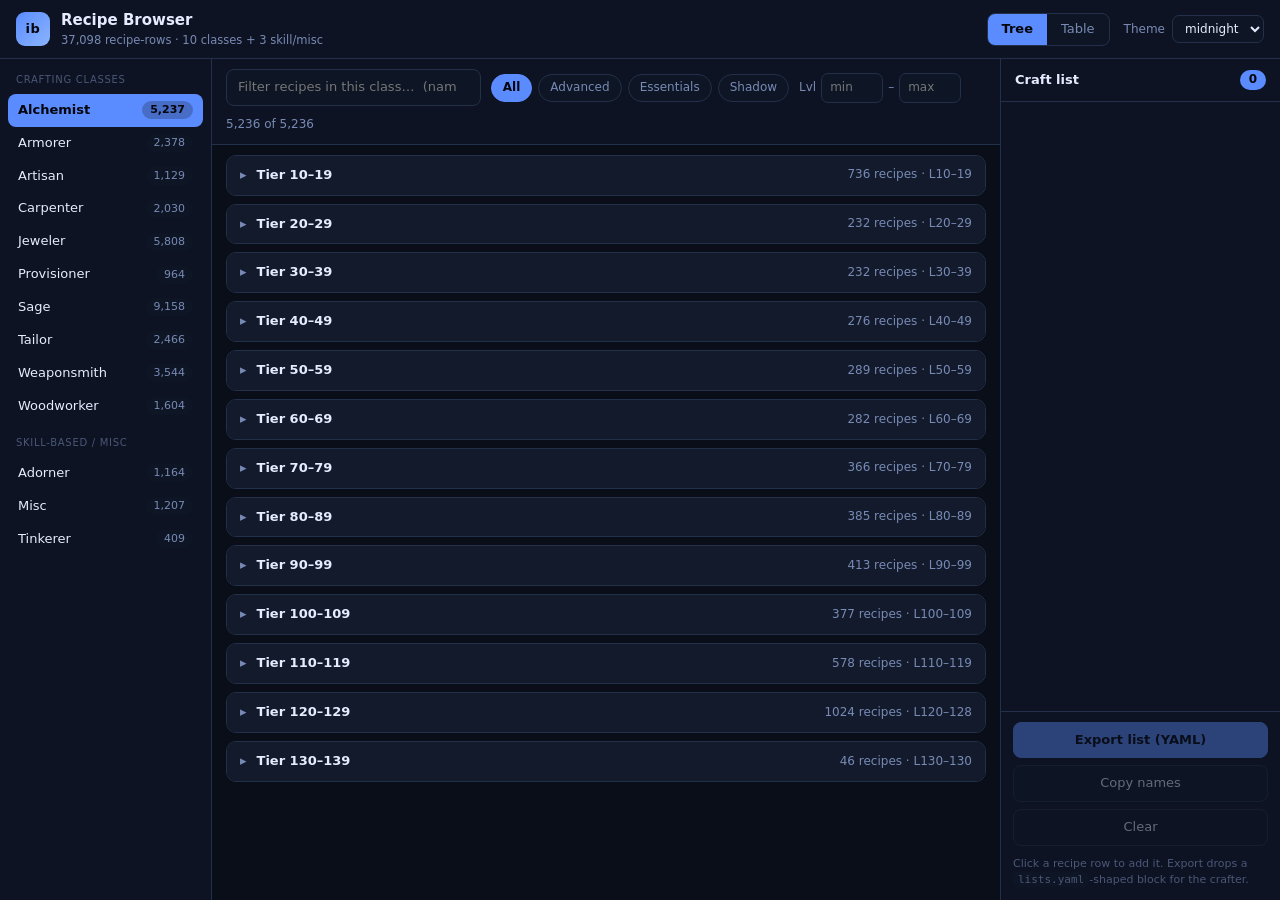
<file: tools/recipe_scrape/browser/index.html>
<!DOCTYPE html>
<html lang="en" data-theme="midnight">
<head>
  <meta charset="utf-8">
  <meta name="viewport" content="width=device-width, initial-scale=1">
  <title>iksar_buddy — Recipe Browser</title>
  <link rel="stylesheet" href="style.css">
</head>
<body>
  <header class="topbar">
    <div class="brand">
      <span class="logo">ib</span>
      <div>
        <div class="title">Recipe Browser</div>
        <div class="sub" id="subcount">loading…</div>
      </div>
    </div>
    <div class="top-controls">
      <div class="seg" id="viewtoggle" role="tablist" aria-label="View">
        <button class="seg-btn active" data-view="tree">Tree</button>
        <button class="seg-btn" data-view="table">Table</button>
      </div>
      <label class="theme">Theme
        <select id="theme">
          <option value="midnight">midnight</option>
          <option value="grafana">grafana</option>
          <option value="amber">amber</option>
          <option value="paper">paper</option>
          <option value="defiler">defiler</option>
          <option value="iksar">iksar</option>
        </select>
      </label>
    </div>
  </header>

  <div class="layout">
    <!-- class rail -->
    <nav class="rail" id="rail">
      <div class="rail-group">
        <div class="rail-head">Crafting classes</div>
        <ul id="rail-main"></ul>
      </div>
      <div class="rail-group">
        <div class="rail-head">Skill-based / misc</div>
        <ul id="rail-side"></ul>
      </div>
    </nav>

    <!-- main content -->
    <main class="content">
      <div class="toolbar">
        <input id="search" class="search" type="search" placeholder="Filter recipes in this class…  (name, tier, book)">
        <div class="chips" id="catchips"></div>
        <div class="lvlrange">
          <span class="lbl">Lvl</span>
          <input id="lmin" class="lvlbox" type="number" min="1" max="130" placeholder="min">
          <span class="dash">–</span>
          <input id="lmax" class="lvlbox" type="number" min="1" max="130" placeholder="max">
        </div>
        <div class="grow"></div>
        <div class="resultcount" id="resultcount"></div>
      </div>

      <div id="view" class="view"></div>
    </main>

    <!-- selection tray -->
    <aside class="tray" id="tray" aria-label="Selected recipes">
      <div class="tray-head">
        <span>Craft list</span>
        <span class="badge" id="traycount">0</span>
      </div>
      <ul class="tray-list" id="traylist"></ul>
      <div class="tray-actions">
        <button id="export-yaml" class="btn primary" disabled>Export list (YAML)</button>
        <button id="copy-names" class="btn" disabled>Copy names</button>
        <button id="clear-sel" class="btn ghost" disabled>Clear</button>
      </div>
      <div class="tray-hint">Click a recipe row to add it. Export drops a <code>lists.yaml</code>-shaped block for the crafter.</div>
    </aside>
  </div>

  <div id="toast" class="toast"></div>
  <script src="app.js"></script>
</body>
</html>
</file>
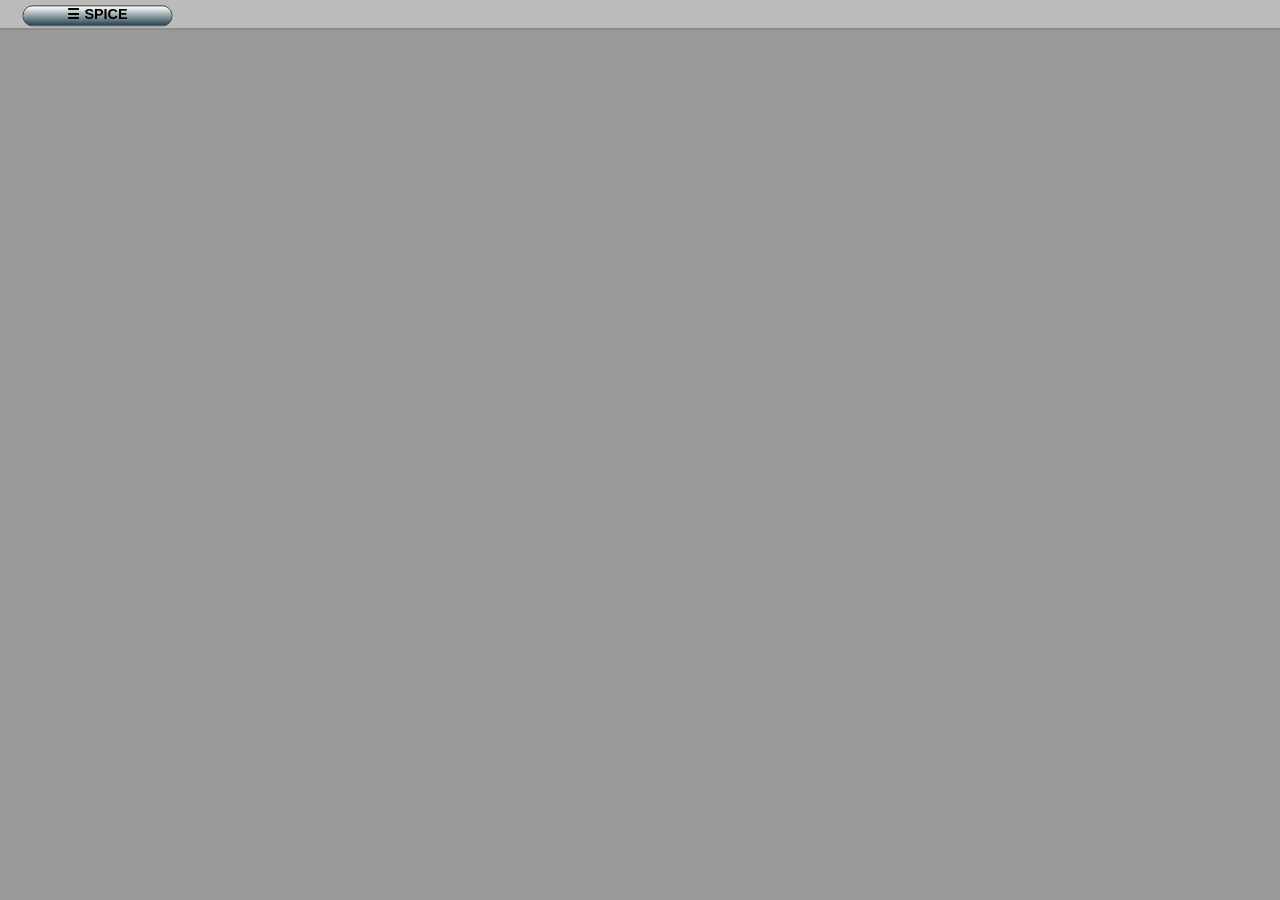
<file: web_common/static/spice/spice.html>
<!--
   Copyright (C) 2012 by Jeremy P. White <jwhite@codeweavers.com>

   This file is part of spice-html5.

   spice-html5 is free software: you can redistribute it and/or modify
   it under the terms of the GNU Lesser General Public License as published by
   the Free Software Foundation, either version 3 of the License, or
   (at your option) any later version.

   spice-html5 is distributed in the hope that it will be useful,
   but WITHOUT ANY WARRANTY; without even the implied warranty of
   MERCHANTABILITY or FITNESS FOR A PARTICULAR PURPOSE.  See the
   GNU Lesser General Public License for more details.

   You should have received a copy of the GNU Lesser General Public License
   along with spice-html5.  If not, see <http://www.gnu.org/licenses/>.

   --------------------------------------------------
    Spice Javascript client template.
    Refer to main.js for more detailed information
   --------------------------------------------------

-->

<!doctype html>
<html>
    <head>

        <title>Spice Javascript client</title>
        <link rel="stylesheet" type="text/css" href="spice.css" />

        <!-- ES2015/ES6 modules polyfill -->
        <script type="module">
            window._spice_has_module_support = true;
        </script>
        <script>
            window.addEventListener("load", function() {
                if (window._spice_has_module_support) return;
                var loader = document.createElement("script");
                loader.src = "thirdparty/browser-es-module-loader/dist/" +
                    "browser-es-module-loader.js";
                document.head.appendChild(loader);
            });
        </script>

        <script type="module" crossorigin="anonymous">
            import * as SpiceHtml5 from './src/main.js';

            var host = null, port = null;
            var sc;

            function spice_error(e)
            {
                disconnect();
            }

            function connect()
            {
                var host, port, password, scheme = "ws://", uri;

                host = document.getElementById("host").value;
                port = document.getElementById("port").value;
                password = document.getElementById("password").value;


                if ((!host) || (!port)) {
                    console.log("must set host and port");
                    return;
                }

                if (sc) {
                    sc.stop();
                }

                uri = scheme + host + ":" + port;

                document.getElementById('connectButton').innerHTML = "Stop Connection";
                document.getElementById('connectButton').onclick = disconnect;

                try
                {
                    sc = new SpiceHtml5.SpiceMainConn({uri: uri, screen_id: "spice-screen", dump_id: "debug-div",
                                message_id: "message-div", password: password, onerror: spice_error, onagent: agent_connected });
                }
                catch (e)
                {
                    alert(e.toString());
                    disconnect();
                }

            }

            function disconnect()
            {
                console.log(">> disconnect");
                if (sc) {
                    sc.stop();
                }
                document.getElementById('connectButton').innerHTML = "Start Connection";
                document.getElementById('connectButton').onclick = connect;
                if (window.File && window.FileReader && window.FileList && window.Blob)
                {
                    var spice_xfer_area = document.getElementById('spice-xfer-area');
                    if (spice_xfer_area != null) {
                      document.getElementById('spice-area').removeChild(spice_xfer_area);
                    }
                    document.getElementById('spice-area').removeEventListener('dragover', SpiceHtml5.handle_file_dragover, false);
                    document.getElementById('spice-area').removeEventListener('drop', SpiceHtml5.handle_file_drop, false);
                }
                console.log("<< disconnect");
            }

            function agent_connected(sc)
            {
                window.addEventListener('resize', SpiceHtml5.handle_resize);
                window.spice_connection = this;

                SpiceHtml5.resize_helper(this);

                if (window.File && window.FileReader && window.FileList && window.Blob)
                {
                    var spice_xfer_area = document.createElement("div");
                    spice_xfer_area.setAttribute('id', 'spice-xfer-area');
                    document.getElementById('spice-area').appendChild(spice_xfer_area);
                    document.getElementById('spice-area').addEventListener('dragover', SpiceHtml5.handle_file_dragover, false);
                    document.getElementById('spice-area').addEventListener('drop', SpiceHtml5.handle_file_drop, false);
                }
                else
                {
                    console.log("File API is not supported");
                }
            }
            /* SPICE port event listeners
            window.addEventListener('spice-port-data', function(event) {
                // Here we convert data to text, but really we can obtain binary data also
                var msg_text = arraybuffer_to_str(new Uint8Array(event.detail.data));
                DEBUG > 0 && console.log('SPICE port', event.detail.channel.portName, 'message text:', msg_text);
            });

            window.addEventListener('spice-port-event', function(event) {
                DEBUG > 0 && console.log('SPICE port', event.detail.channel.portName, 'event data:', event.detail.spiceEvent);
            });
            */

            document.getElementById('connectButton').onclick = connect;
            document.getElementById('sendCtrlAltDel').addEventListener('click', function(){ SpiceHtml5.sendCtrlAltDel(sc); });
        </script>

    </head>

    <body>

        <div id="login">
            <button onclick="open_nav()">&#9776; SPICE</button>
            <p id="hostname">Host Console</p>
        </div>

        <div id="Sidenav" class="SidenavClosed" style="width: 0;">
            <p class="closebtn" onclick="close_nav()">&#10006;</p>
            <label for="host">Host:</label> <input type='text' id='host' value='localhost'> <!-- localhost --><br>
            <label for="port">Port:</label> <input type='text' id='port' value='5959'><br>
            <label for="password">Password:</label> <input type='password' id='password' value=''><br>
            <button id="connectButton">Start Connection</button><br>
            <button id="sendCtrlAltDel">Send Ctrl-Alt-Delete</button>
            <button id="debugLogs">Toggle Debug Logs</button>
            <div id="message-div" class="spice-message" style="display: none;"></div>

            <div id="debug-div">
            <!-- If DUMPXXX is turned on, dumped images will go here -->
            </div>
        </div>

        <div id="spice-area">
            <div id="spice-screen" class="spice-screen"></div>
        </div>

        <script>
            function show_debug_Logs() {
                var content = document.getElementById('message-div')
                if (content.style.display === 'block') {
                    content.style.display = 'none';
                } else {
                    content.style.display = 'block';
                }
            }

            function display_hostname() {
                var title = new URLSearchParams(window.location.search);
                name = title.getAll('title');
                name = name.split('(')[0];
                document.getElementById('hostname').innerHTML = (name);
            }

            function open_nav() {
                document.getElementById('Sidenav').className = 'SidenavOpen';
            }

            function close_nav() {
                document.getElementById('Sidenav').className = 'SidenavClosed';
            }

            document.getElementById('debugLogs').addEventListener('click', function() { show_debug_Logs(); });
            display_hostname()
        </script>
    </body>
</html>
</file>
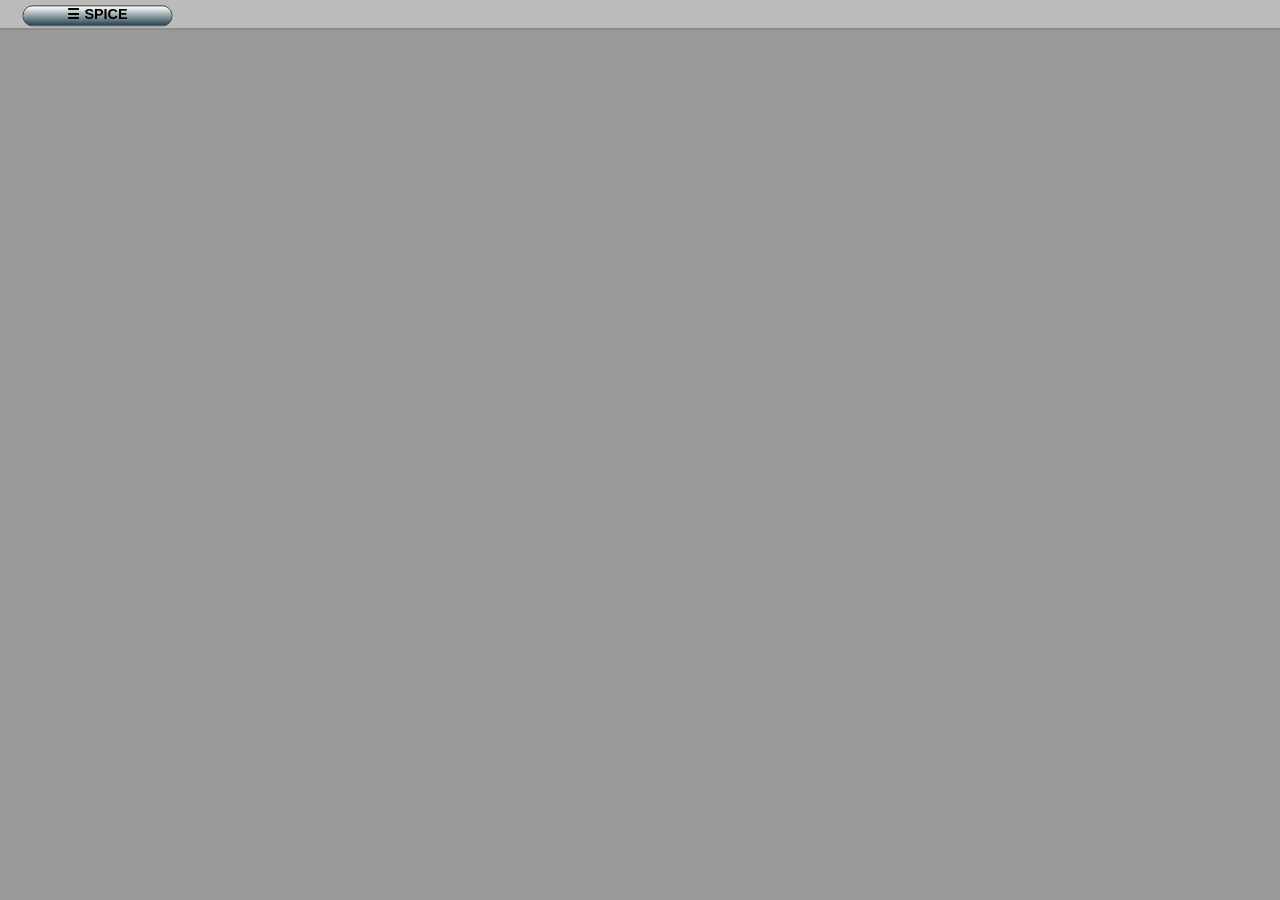
<file: web_common/static/spice/spice_auto.html>
<!--
   Copyright (C) 2012 by Jeremy P. White <jwhite@codeweavers.com>

   This file is part of spice-html5.

   spice-html5 is free software: you can redistribute it and/or modify
   it under the terms of the GNU Lesser General Public License as published by
   the Free Software Foundation, either version 3 of the License, or
   (at your option) any later version.

   spice-html5 is distributed in the hope that it will be useful,
   but WITHOUT ANY WARRANTY; without even the implied warranty of
   MERCHANTABILITY or FITNESS FOR A PARTICULAR PURPOSE.  See the
   GNU Lesser General Public License for more details.

   You should have received a copy of the GNU Lesser General Public License
   along with spice-html5.  If not, see <http://www.gnu.org/licenses/>.

   --------------------------------------------------
    Spice Javascript client template.
    Refer to main.js for more detailed information
   --------------------------------------------------

-->

<!doctype html>
<html>
    <head>

        <title>Spice Javascript client</title>
        <link rel="stylesheet" type="text/css" href="spice.css" />

        <!-- ES2015/ES6 modules polyfill -->
        <script type="module">
            window._spice_has_module_support = true;
        </script>
        <script>
            window.addEventListener("load", function() {
                if (window._spice_has_module_support) return;
                var loader = document.createElement("script");
                loader.src = "thirdparty/browser-es-module-loader/dist/" +
                    "browser-es-module-loader.js";
                document.head.appendChild(loader);
            });
        </script>

        <script type="module" crossorigin="anonymous">
            import * as SpiceHtml5 from './src/main.js';

            var host = null, port = null;
            var sc;

            function spice_set_cookie(name, value, days) {
                var date, expires;
                date = new Date();
                date.setTime(date.getTime() + (days*24*60*60*1000));
                expires = "; expires=" + date.toGMTString();
                document.cookie = name + "=" + value + expires + "; path=/";
            };

            function spice_query_var(name, defvalue) {
                var match = RegExp('[?&]' + name + '=([^&]*)')
                                  .exec(window.location.search);
                return match ?
                    decodeURIComponent(match[1].replace(/\+/g, ' '))
                    : defvalue;
            }

            function spice_error(e)
            {
                disconnect();
                if (e !== undefined && e.message === "Permission denied.") {
                  var pass = prompt("Password");
                  connect(pass);
                }
            }

            function connect(password)
            {
                var host, port, scheme = "ws://", uri;

                // By default, use the host and port of server that served this file
                host = spice_query_var('host', window.location.hostname);

                // Note that using the web server port only makes sense
                //  if your web server has a reverse proxy to relay the WebSocket
                //  traffic to the correct destination port.
                var default_port = window.location.port;
                if (!default_port) {
                    if (window.location.protocol == 'http:') {
                        default_port = 80;
                    }
                    else if (window.location.protocol == 'https:') {
                        default_port = 443;
                    }
                }
                port = spice_query_var('port', default_port);
                if (window.location.protocol == 'https:') {
                    scheme = "wss://";
                }

                // If a token variable is passed in, set the parameter in a cookie.
                // This is used by nova-spiceproxy.
                var token = spice_query_var('token', null);
                if (token) {
                    spice_set_cookie('token', token, 1)
                }

                if (password === undefined) {
                    password = spice_query_var('password', '');
                }
                var path = spice_query_var('path', 'websockify');

                if ((!host) || (!port)) {
                    console.log("must specify host and port in URL");
                    return;
                }

                if (sc) {
                    sc.stop();
                }

                uri = scheme + host + ":" + port;

                if (path) {
                  uri += path[0] == '/' ? path : ('/' + path);
                }

                try
                {
                    sc = new SpiceHtml5.SpiceMainConn({uri: uri, screen_id: "spice-screen", dump_id: "debug-div",
                                message_id: "message-div", password: password, onerror: spice_error, onagent: agent_connected });
                }
                catch (e)
                {
                    alert(e.toString());
                    disconnect();
                }

            }

            function disconnect()
            {
                console.log(">> disconnect");
                if (sc) {
                    sc.stop();
                }
                if (window.File && window.FileReader && window.FileList && window.Blob)
                {
                    var spice_xfer_area = document.getElementById('spice-xfer-area');
                    if (spice_xfer_area != null) {
                      document.getElementById('spice-area').removeChild(spice_xfer_area);
                    }
                    document.getElementById('spice-area').removeEventListener('dragover', SpiceHtml5.handle_file_dragover, false);
                    document.getElementById('spice-area').removeEventListener('drop', SpiceHtml5.handle_file_drop, false);
                }
                console.log("<< disconnect");
            }

            function agent_connected(sc)
            {
                window.addEventListener('resize', SpiceHtml5.handle_resize);
                window.spice_connection = this;

                SpiceHtml5.resize_helper(this);

                if (window.File && window.FileReader && window.FileList && window.Blob)
                {
                    var spice_xfer_area = document.createElement("div");
                    spice_xfer_area.setAttribute('id', 'spice-xfer-area');
                    document.getElementById('spice-area').appendChild(spice_xfer_area);
                    document.getElementById('spice-area').addEventListener('dragover', SpiceHtml5.handle_file_dragover, false);
                    document.getElementById('spice-area').addEventListener('drop', SpiceHtml5.handle_file_drop, false);
                }
                else
                {
                    console.log("File API is not supported");
                }
            }

            /* SPICE port event listeners
            window.addEventListener('spice-port-data', function(event) {
                // Here we convert data to text, but really we can obtain binary data also
                var msg_text = arraybuffer_to_str(new Uint8Array(event.detail.data));
                DEBUG > 0 && console.log('SPICE port', event.detail.channel.portName, 'message text:', msg_text);
            });

            window.addEventListener('spice-port-event', function(event) {
                DEBUG > 0 && console.log('SPICE port', event.detail.channel.portName, 'event data:', event.detail.spiceEvent);
            });
            */

            connect(undefined);
            document.getElementById('sendCtrlAltDel').addEventListener('click', function(){ SpiceHtml5.sendCtrlAltDel(sc); });
        </script>

    </head>

    <body>

        <div id="login">
            <button onclick="open_nav()">&#9776; SPICE</button>
            <p id="hostname">Host Console</p>
        </div>

        <div id="Sidenav" class="SidenavClosed" style="width: 0;">
            <p class="closebtn" onclick="close_nav()">&#10006;</p>
            <button id="sendCtrlAltDel">Send Ctrl-Alt-Delete</button>
            <button id="debugLogs">Toggle Debug Logs</button>
            <div id="message-div" class="spice-message" style="display: none;"></div>

            <div id="debug-div">
            <!-- If DUMPXXX is turned on, dumped images will go here -->
            </div>
        </div>

        <div id="spice-area">
            <div id="spice-screen" class="spice-screen"></div>
        </div>

        <script>
            function show_debug_Logs() {
                var content = document.getElementById('message-div')
                if (content.style.display === 'block') {
                    content.style.display = 'none';
                } else {
                    content.style.display = 'block';
                }
            }

            function display_hostname() {
                var title = new URLSearchParams(window.location.search);
                name = title.getAll('title');
                name = name.split('(')[0];
                document.getElementById('hostname').innerHTML = (name);
            }

            function open_nav() {
                document.getElementById('Sidenav').className = 'SidenavOpen';
            }

            function close_nav() {
                document.getElementById('Sidenav').className = 'SidenavClosed';
            }

            document.getElementById('debugLogs').addEventListener('click', function() { show_debug_Logs(); });
            display_hostname()
        </script>
    </body>
</html>
</file>
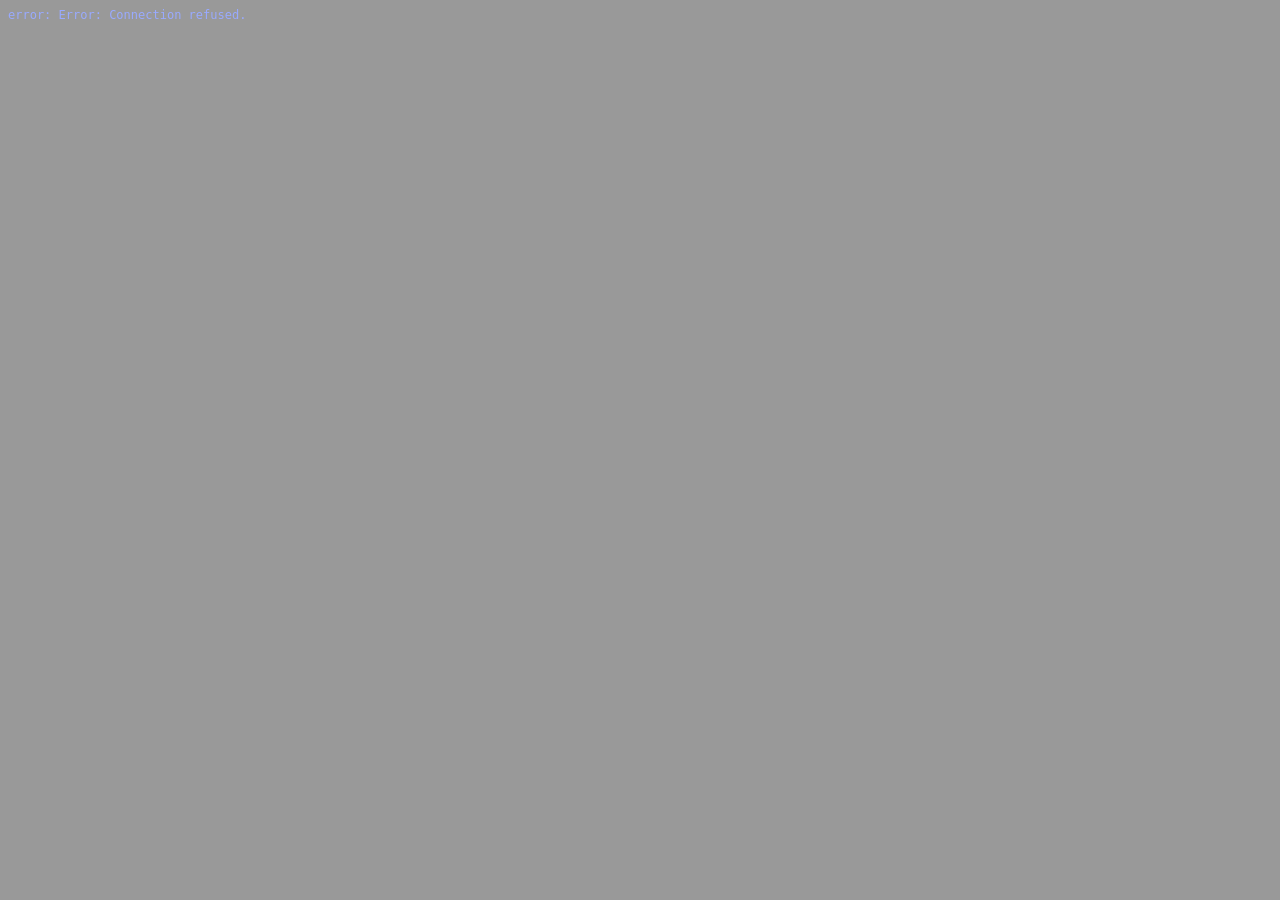
<file: brain/web/static/spice/console.html>
<!doctype html><html><head><meta charset="utf-8"><title>ib console</title>
<link rel="stylesheet" href="spice.css">
<style>html,body{margin:0;background:#000;height:100%;overflow:hidden}
#spice-area{width:100vw;height:100vh}#spice-screen{width:100%;height:100%}
#msg{position:fixed;top:8px;left:8px;color:#9af;font:12px monospace;z-index:9}</style></head>
<body>
<div id="msg">connecting…</div>
<div id="spice-area"><div id="spice-screen" class="spice-screen"></div></div>
<div id="message-div" style="display:none"></div>
<script type="module">
import * as SpiceHtml5 from "./src/main.js";
const qv=(n,d)=>{const m=new RegExp("[?&]"+n+"=([^&#]*)").exec(location.search);return m?decodeURIComponent(m[1]):d;};
// SAME-ORIGIN ws path (default): proxied by the dashboard to the VM's SPICE, so it
// works on the LAN AND remotely through Cloudflare (wss, inherits Access). The
// legacy host:port form still works if explicitly given.
const port=qv("port","5900");
const proto=location.protocol==="https:"?"wss":"ws";
const uri=qv("host")?("ws://"+qv("host")+":"+qv("port","5959"))
                    :(proto+"://"+location.host+"/spice/ws/"+port);
const msg=document.getElementById("msg");
let sc;
function err(e){msg.textContent="error: "+(e&&e.toString?e.toString():e);console.log("spice error",e);}
function agent(){msg.style.display="none";}
try{ sc=new SpiceHtml5.SpiceMainConn({uri:uri,screen_id:"spice-screen",message_id:"message-div",password:"",onerror:err,onagent:agent}); msg.textContent="linking "+uri; }
catch(e){err(e);}
window.addEventListener("resize",()=>{try{SpiceHtml5.handle_resize();}catch(_){}});
</script></body></html>
</file>
<file: tools/recipe_scrape/browser/style.css>
/* iksar_buddy recipe browser — palettes lifted from the dashboard themes.css so it
   feels native to the forge dashboard (PROJECT.md §7: multiple themes). */
:root[data-theme="midnight"]{--bg:#0a0e18;--bg2:#0d1322;--panel:#121a2c;--panel2:#0e1626;--line:#223049;--fg:#e6ecff;--muted:#788ab4;--faint:#4a5778;--accent:#5b8cff;--accent2:#8ab4ff;--good:#37d39b;--warn:#ffb454;--bad:#ff5b6e;--grid:rgba(255,255,255,.04);}
:root[data-theme="grafana"]{--bg:#0c0d10;--bg2:#111217;--panel:#181b1f;--panel2:#13161a;--line:#2c3235;--fg:#d8d9da;--muted:#8e9097;--faint:#5a5d63;--accent:#ff7900;--accent2:#ff9e40;--good:#73bf69;--warn:#f2cc0c;--bad:#f2495c;--grid:rgba(255,255,255,.05);}
:root[data-theme="amber"]{--bg:#140d04;--bg2:#1a1206;--panel:#241a0b;--panel2:#1d1408;--line:#3d2e12;--fg:#ffe2b3;--muted:#b08a52;--faint:#6f5630;--accent:#ffae3b;--accent2:#ffc869;--good:#a7d64b;--warn:#ffd24a;--bad:#ff6a4a;--grid:rgba(255,200,120,.05);}
:root[data-theme="paper"]{--bg:#e8ecf3;--bg2:#eef1f6;--panel:#ffffff;--panel2:#f4f6fb;--line:#d2d8e4;--fg:#1b2333;--muted:#5f6b85;--faint:#9aa4bd;--accent:#2f6bff;--accent2:#5b8cff;--good:#10996f;--warn:#c98a00;--bad:#d6334a;--grid:rgba(0,0,0,.04);}
:root[data-theme="defiler"]{--bg:#08060f;--bg2:#0c0a14;--panel:#16122a;--panel2:#100d20;--line:#2a2347;--fg:#e9e1ff;--muted:#9a8cc7;--faint:#5f5388;--accent:#a06bff;--accent2:#c39bff;--good:#52d6a8;--warn:#e0b34a;--bad:#ff5c8a;--grid:rgba(180,140,255,.05);}
:root[data-theme="iksar"]{--bg:#070d0a;--bg2:#0a120d;--panel:#0f1c15;--panel2:#0b160f;--line:#1d3527;--fg:#d8f3df;--muted:#6fa585;--faint:#3f6b51;--accent:#3fd98a;--accent2:#7bf0b3;--good:#5fe0a0;--warn:#e6c14a;--bad:#ff6b5c;--grid:rgba(110,200,150,.05);}

*{box-sizing:border-box;}
html,body{height:100%;margin:0;}
body{background:var(--bg);color:var(--fg);font:13px/1.45 ui-sans-serif,system-ui,"Segoe UI",Roboto,sans-serif;
  display:flex;flex-direction:column;overflow:hidden;}

/* top bar */
.topbar{display:flex;align-items:center;justify-content:space-between;gap:16px;
  padding:10px 16px;background:var(--bg2);border-bottom:1px solid var(--line);flex:0 0 auto;}
.brand{display:flex;align-items:center;gap:11px;}
.logo{display:grid;place-items:center;width:34px;height:34px;border-radius:9px;
  background:linear-gradient(135deg,var(--accent),var(--accent2));color:#04060c;font-weight:800;letter-spacing:.5px;}
.title{font-weight:700;font-size:15px;}
.sub{color:var(--muted);font-size:11.5px;}
.top-controls{display:flex;align-items:center;gap:14px;}
.theme{display:flex;align-items:center;gap:7px;color:var(--muted);font-size:12px;}
.theme select,.lvlbox{background:var(--panel2);color:var(--fg);border:1px solid var(--line);
  border-radius:7px;padding:5px 8px;font:inherit;}
.seg{display:flex;background:var(--panel2);border:1px solid var(--line);border-radius:8px;overflow:hidden;}
.seg-btn{background:transparent;color:var(--muted);border:0;padding:6px 14px;font:inherit;cursor:pointer;}
.seg-btn.active{background:var(--accent);color:#04060c;font-weight:600;}

/* layout */
.layout{flex:1 1 auto;display:grid;grid-template-columns:212px 1fr 280px;min-height:0;}
.rail{background:var(--bg2);border-right:1px solid var(--line);overflow-y:auto;padding:10px 8px;}
.rail-group{margin-bottom:14px;}
.rail-head{color:var(--faint);text-transform:uppercase;letter-spacing:.7px;font-size:10px;margin:4px 8px 6px;}
.rail ul{list-style:none;margin:0;padding:0;}
.rail li{display:flex;align-items:center;justify-content:space-between;gap:8px;padding:7px 10px;
  border-radius:8px;cursor:pointer;color:var(--fg);transition:background .1s;}
.rail li:hover{background:var(--panel);}
.rail li.active{background:var(--accent);color:#04060c;font-weight:600;}
.rail li.active .count{background:rgba(0,0,0,.22);color:#04060c;}
.rail li .name{text-transform:capitalize;}
.count{background:var(--panel2);color:var(--muted);border-radius:20px;padding:1px 8px;font-size:11px;}

/* toolbar */
.content{display:flex;flex-direction:column;min-width:0;background:var(--bg);}
.toolbar{display:flex;align-items:center;gap:10px;padding:10px 14px;border-bottom:1px solid var(--line);
  background:var(--bg2);flex-wrap:wrap;}
.search{flex:1 1 240px;min-width:180px;background:var(--panel2);color:var(--fg);border:1px solid var(--line);
  border-radius:8px;padding:8px 11px;font:inherit;}
.search:focus,.lvlbox:focus,.theme select:focus{outline:2px solid var(--accent);outline-offset:-1px;}
.chips{display:flex;gap:6px;flex-wrap:wrap;}
.chip{background:var(--panel2);color:var(--muted);border:1px solid var(--line);border-radius:20px;
  padding:4px 11px;font-size:12px;cursor:pointer;user-select:none;}
.chip.active{background:var(--accent);color:#04060c;border-color:var(--accent);font-weight:600;}
.lvlrange{display:flex;align-items:center;gap:5px;color:var(--muted);font-size:12px;}
.lvlbox{width:62px;}
.grow{flex:1;}
.resultcount{color:var(--muted);font-size:12px;white-space:nowrap;}

/* view area */
.view{flex:1 1 auto;overflow-y:auto;padding:10px 14px 40px;}
.placeholder{display:grid;place-items:center;height:60%;color:var(--faint);text-align:center;gap:8px;}

/* tree */
.tier{margin-bottom:8px;border:1px solid var(--line);border-radius:10px;overflow:hidden;background:var(--panel2);}
.tier>summary{cursor:pointer;padding:10px 13px;font-weight:600;list-style:none;display:flex;
  align-items:center;gap:10px;background:var(--panel);}
.tier>summary::-webkit-details-marker{display:none;}
.tier>summary .caret{color:var(--muted);transition:transform .15s;}
.tier[open]>summary .caret{transform:rotate(90deg);}
.tier>summary .tier-meta{margin-left:auto;color:var(--muted);font-weight:400;font-size:12px;}
.lvl{border-top:1px solid var(--line);}
.lvl-head{padding:7px 13px 7px 26px;color:var(--accent2);font-weight:600;font-size:12px;
  background:var(--bg2);position:sticky;top:0;}
.catblock{padding:2px 0 8px;}
.cat-label{display:inline-block;margin:8px 0 3px 26px;font-size:10.5px;letter-spacing:.5px;
  text-transform:uppercase;color:var(--faint);}

/* recipe rows */
.rrow{display:grid;grid-template-columns:22px 1fr auto;align-items:center;gap:10px;
  padding:5px 13px 5px 26px;cursor:pointer;border-bottom:1px solid var(--grid);}
.rrow:hover{background:var(--panel);}
.rrow.sel{background:color-mix(in srgb,var(--good) 16%,transparent);}
.rrow .rname{font-weight:500;}
.rrow .rmeta{color:var(--muted);font-size:11.5px;}
.rrow .rbook{color:var(--faint);font-size:11px;}
.tickbox{width:16px;height:16px;border:1.5px solid var(--line);border-radius:5px;display:grid;place-items:center;color:transparent;}
.rrow.sel .tickbox{background:var(--good);border-color:var(--good);color:#04140d;}
.tier-chip{font-size:10px;padding:1px 7px;border-radius:20px;border:1px solid var(--line);color:var(--muted);}
.tier-chip.adv{color:var(--accent2);border-color:color-mix(in srgb,var(--accent2) 50%,var(--line));}
.tier-chip.ess{color:var(--good);border-color:color-mix(in srgb,var(--good) 45%,var(--line));}

/* table */
table.flat{width:100%;border-collapse:collapse;}
table.flat th{position:sticky;top:0;background:var(--bg2);text-align:left;padding:8px 10px;
  border-bottom:1px solid var(--line);color:var(--muted);font-weight:600;cursor:pointer;user-select:none;white-space:nowrap;}
table.flat th .arrow{color:var(--accent);}
table.flat td{padding:6px 10px;border-bottom:1px solid var(--grid);}
table.flat tr{cursor:pointer;}
table.flat tr:hover td{background:var(--panel);}
table.flat tr.sel td{background:color-mix(in srgb,var(--good) 15%,transparent);}
.muted{color:var(--muted);}

/* tray */
.tray{background:var(--bg2);border-left:1px solid var(--line);display:flex;flex-direction:column;min-height:0;}
.tray-head{display:flex;align-items:center;justify-content:space-between;padding:11px 14px;
  border-bottom:1px solid var(--line);font-weight:700;}
.badge{background:var(--accent);color:#04060c;border-radius:20px;padding:1px 9px;font-size:12px;font-weight:700;}
.tray-list{list-style:none;margin:0;padding:6px;overflow-y:auto;flex:1 1 auto;}
.tray-list li{display:flex;align-items:center;gap:8px;padding:6px 8px;border-radius:7px;font-size:12.5px;}
.tray-list li:hover{background:var(--panel);}
.tray-list .x{margin-left:auto;color:var(--faint);cursor:pointer;padding:0 4px;border-radius:5px;}
.tray-list .x:hover{color:var(--bad);}
.tray-list .tl-meta{color:var(--faint);font-size:11px;}
.tray-actions{display:flex;flex-direction:column;gap:7px;padding:10px 12px;border-top:1px solid var(--line);}
.btn{background:var(--panel2);color:var(--fg);border:1px solid var(--line);border-radius:8px;
  padding:8px 12px;font:inherit;cursor:pointer;}
.btn:hover:not(:disabled){border-color:var(--accent);}
.btn:disabled{opacity:.4;cursor:default;}
.btn.primary{background:var(--accent);color:#04060c;border-color:var(--accent);font-weight:600;}
.btn.ghost{background:transparent;}
.tray-hint{color:var(--faint);font-size:11px;padding:0 12px 12px;}
.tray-hint code{background:var(--panel2);padding:1px 5px;border-radius:4px;}

/* toast */
.toast{position:fixed;bottom:20px;left:50%;transform:translateX(-50%) translateY(20px);
  background:var(--panel);color:var(--fg);border:1px solid var(--line);border-radius:9px;
  padding:10px 16px;opacity:0;pointer-events:none;transition:all .2s;box-shadow:0 8px 30px rgba(0,0,0,.4);}
.toast.show{opacity:1;transform:translateX(-50%) translateY(0);}

::-webkit-scrollbar{width:10px;height:10px;}
::-webkit-scrollbar-thumb{background:var(--line);border-radius:10px;}
::-webkit-scrollbar-track{background:transparent;}
</file>
<file: web_common/static/spice/spice.css>
body
{
    background-color: #999999;
    color: #000000; 
    margin: 0;
    padding: 0;
    font-family: "Lucida Grande", "Lucida Sans Unicode", "Helvetica Neue", Helvetica, Arial, Verdana, sans-serif;
    font-size: 12pt;
    line-height: 1.5em;
}

* { margin: 0; }

button
{
    cursor: pointer;
    color: #000000;
    background-color: #999999;
    border: 1px solid #4a4a4a;
    min-width: 150px;
    border-radius: 10px;
    background: -webkit-gradient(linear, left top, left bottom, from(#fff), to(#24414e));
    background: -moz-linear-gradient(top, #fff, #24414e);
    -ms-transform: translate(15%, -8%);
    transform: translate(15%, -8%);
    font-size: .90em;
    font-weight: bolder;
    padding: 0px 0px 3px 0px;
    margin-top: 5px;
}
button:focus
{
    outline: none;
}
button:hover
{
    background-color: #24414e
}
button:active
{
    background-color: #24414e;
    transform: translate(14.85%, -7%);
}

.SidenavClosed
{
    height: 100%;
    width: 0;
    position: fixed;
    z-index: 1;
    top: 0;
    left: 0;
    background-color: #bbbbbb;
    box-shadow: 1px 0px #00000040;
    overflow-x: hidden;
    transition: 0.5s;
    padding-top: 60px;
}
.SidenavOpen
{
    height: 100%;
    width: 200px !important;
    position: fixed;
    z-index: 1;
    top: 0;
    left: 0;
    background-color: #bbbbbb;
    box-shadow: 1px 0px #00000040;
    overflow-x: hidden;
    transition: 0.5s;
    padding-top: 60px;
}
#Sidenav label
{ 
    color: #000000;
    margin-left: 3%;
    text-shadow: 1px 1px 0px rgba(175, 210, 220, 0.8);
    position: absolute;
    font-size: .9em;
}
#Sidenav input
{
    padding: 3px;
    background-color: #fAfAfA;
    border: 1px inset #999999;
    outline: none;
    float: right;
    margin-right: 3%;
    -moz-border-radius: 3px; -webkit-border-radius: 3px; border-radius: 3px;
    box-sizing: border-box;
    -moz-box-sizing: border-box;
    -webkit-box-sizing: border-box;
    position: relative;
    max-width: 110px;
}
#Sidenav .closebtn
{
    position: absolute;
    top: 10px;
    right: 10px;
    font-size: 25px;
    margin-left: 50px;
    cursor: pointer;
    color: #000000;
}

canvas
{
    border: 1px solid #000000;
}

#login
{
    background: #bbbbbb;
    z-index: 1;
    padding-top: 2px;
    border-bottom: 2px solid #00000040;
}
#login p
{
    margin-left: 27%;
    display: inline;
    font-size: large;
}

#spice-area
{
    height: 100%;
    width: 100%;
    margin-left: auto;
    margin-right: auto;
}
.spice-screen
{
    min-height: 600px;
    height: 100%;
    text-align: center;
    padding: 0;
    background-color: #999999;
}
.spice-message
{
    width: 90%;
    height: 40%;
    overflow: auto;
    margin-left: auto;
    margin-right: auto;
    padding: 10px;
    font-size: 8pt;
    line-height: 1.1em;
    font-family: 'Andale Mono', monospace;
    background-color: #fAfAfA;
    border: 1px inset #999999;
    border-radius: 3px;
    box-sizing: border-box;
    -moz-box-sizing: border-box;
    -webkit-box-sizing: border-box;
}
.spice-message p {
    margin-bottom: 0em;
    margin-top: 0em;
}
.spice-message-warning {
    color: orange;
}
.spice-message-error {
    color: red;
}
</file>
<file: brain/web/static/spice/spice.css>
body
{
    background-color: #999999;
    color: #000000; 
    margin: 0;
    padding: 0;
    font-family: "Lucida Grande", "Lucida Sans Unicode", "Helvetica Neue", Helvetica, Arial, Verdana, sans-serif;
    font-size: 12pt;
    line-height: 1.5em;
}

* { margin: 0; }

button
{
    cursor: pointer;
    color: #000000;
    background-color: #999999;
    border: 1px solid #4a4a4a;
    min-width: 150px;
    border-radius: 10px;
    background: -webkit-gradient(linear, left top, left bottom, from(#fff), to(#24414e));
    background: -moz-linear-gradient(top, #fff, #24414e);
    -ms-transform: translate(15%, -8%);
    transform: translate(15%, -8%);
    font-size: .90em;
    font-weight: bolder;
    padding: 0px 0px 3px 0px;
    margin-top: 5px;
}
button:focus
{
    outline: none;
}
button:hover
{
    background-color: #24414e
}
button:active
{
    background-color: #24414e;
    transform: translate(14.85%, -7%);
}

.SidenavClosed
{
    height: 100%;
    width: 0;
    position: fixed;
    z-index: 1;
    top: 0;
    left: 0;
    background-color: #bbbbbb;
    box-shadow: 1px 0px #00000040;
    overflow-x: hidden;
    transition: 0.5s;
    padding-top: 60px;
}
.SidenavOpen
{
    height: 100%;
    width: 200px !important;
    position: fixed;
    z-index: 1;
    top: 0;
    left: 0;
    background-color: #bbbbbb;
    box-shadow: 1px 0px #00000040;
    overflow-x: hidden;
    transition: 0.5s;
    padding-top: 60px;
}
#Sidenav label
{ 
    color: #000000;
    margin-left: 3%;
    text-shadow: 1px 1px 0px rgba(175, 210, 220, 0.8);
    position: absolute;
    font-size: .9em;
}
#Sidenav input
{
    padding: 3px;
    background-color: #fAfAfA;
    border: 1px inset #999999;
    outline: none;
    float: right;
    margin-right: 3%;
    -moz-border-radius: 3px; -webkit-border-radius: 3px; border-radius: 3px;
    box-sizing: border-box;
    -moz-box-sizing: border-box;
    -webkit-box-sizing: border-box;
    position: relative;
    max-width: 110px;
}
#Sidenav .closebtn
{
    position: absolute;
    top: 10px;
    right: 10px;
    font-size: 25px;
    margin-left: 50px;
    cursor: pointer;
    color: #000000;
}

canvas
{
    border: 1px solid #000000;
}

#login
{
    background: #bbbbbb;
    z-index: 1;
    padding-top: 2px;
    border-bottom: 2px solid #00000040;
}
#login p
{
    margin-left: 27%;
    display: inline;
    font-size: large;
}

#spice-area
{
    height: 100%;
    width: 100%;
    margin-left: auto;
    margin-right: auto;
}
.spice-screen
{
    min-height: 600px;
    height: 100%;
    text-align: center;
    padding: 0;
    background-color: #999999;
}
.spice-message
{
    width: 90%;
    height: 40%;
    overflow: auto;
    margin-left: auto;
    margin-right: auto;
    padding: 10px;
    font-size: 8pt;
    line-height: 1.1em;
    font-family: 'Andale Mono', monospace;
    background-color: #fAfAfA;
    border: 1px inset #999999;
    border-radius: 3px;
    box-sizing: border-box;
    -moz-box-sizing: border-box;
    -webkit-box-sizing: border-box;
}
.spice-message p {
    margin-bottom: 0em;
    margin-top: 0em;
}
.spice-message-warning {
    color: orange;
}
.spice-message-error {
    color: red;
}
</file>
